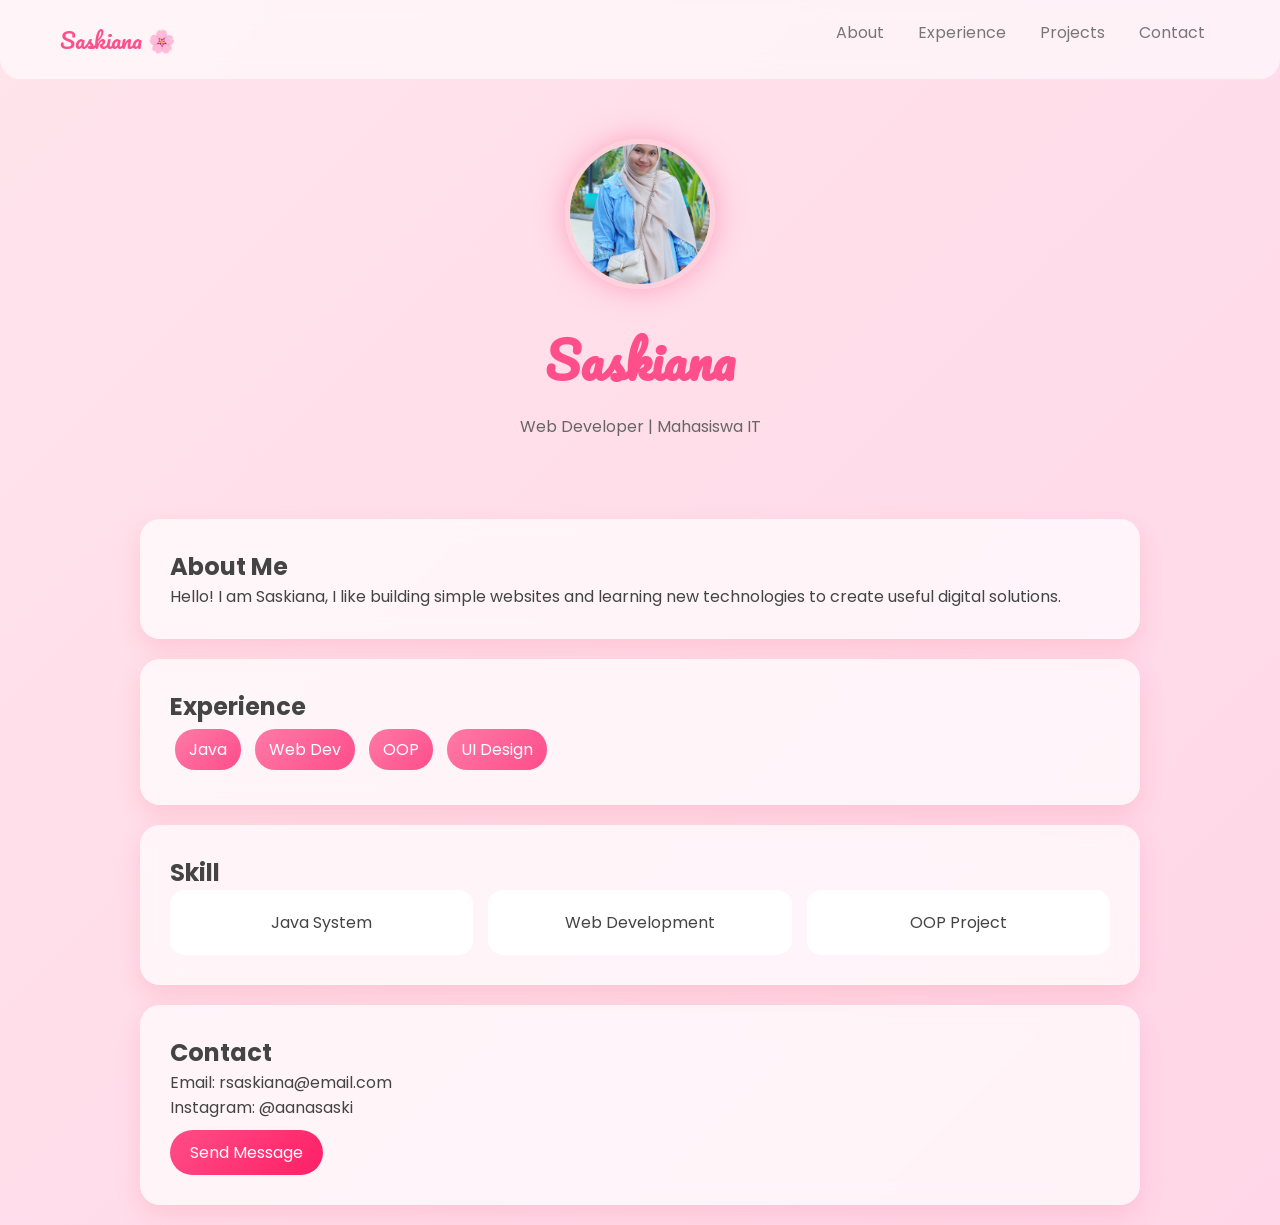
<file: index.html>
<!DOCTYPE html>
<html lang="id">
<head>
<meta charset="UTF-8">
<meta name="viewport" content="width=device-width, initial-scale=1.0">
<title>Portfolio Saskiana</title>

<link href="https://fonts.googleapis.com/css2?family=Poppins:wght@300;500;700&family=Pacifico&display=swap" rel="stylesheet">
<link rel="stylesheet" href="style.css">

</head>

<body>

<nav>
    <div class="logo">Saskiana   🌸</div>
    <div class="menu">
        <a href="#">About</a>
        <a href="#">Experience</a>
        <a href="#">Projects</a>
        <a href="#">Contact</a>
    </div>
</nav>

<section class="hero">
    <img src="fotoku.jpg">
    <h1>Saskiana</h1>
    <p>Web Developer | Mahasiswa IT</p>
    
</section>

<div class="container">

<div class="card">
    <h2 style="color: #444;">About Me</h2>
    <p>Hello! I am Saskiana, I like building simple websites and learning new technologies to create useful digital solutions.</p>
</div>

<div class="card">
    <h2>Experience</h2>
    <div class="exp">
        <span>Java</span>
        <span>Web Dev</span>
        <span>OOP</span>
        <span>UI Design</span>
    </div>
</div>

<div class="card">
    <h2>Skill</h2>
    <div class="project">
        <div>Java System</div>
        <div>Web Development</div>
        <div>OOP Project</div>
    </div>
</div>

<div class="card">
    <h2>Contact</h2>
    <p>Email: rsaskiana@email.com</p>
    <p>Instagram: @aanasaski</p>
    <a href="#" class="btn">Send Message</a>
</div>

</div>

</body>
</html>
</file>
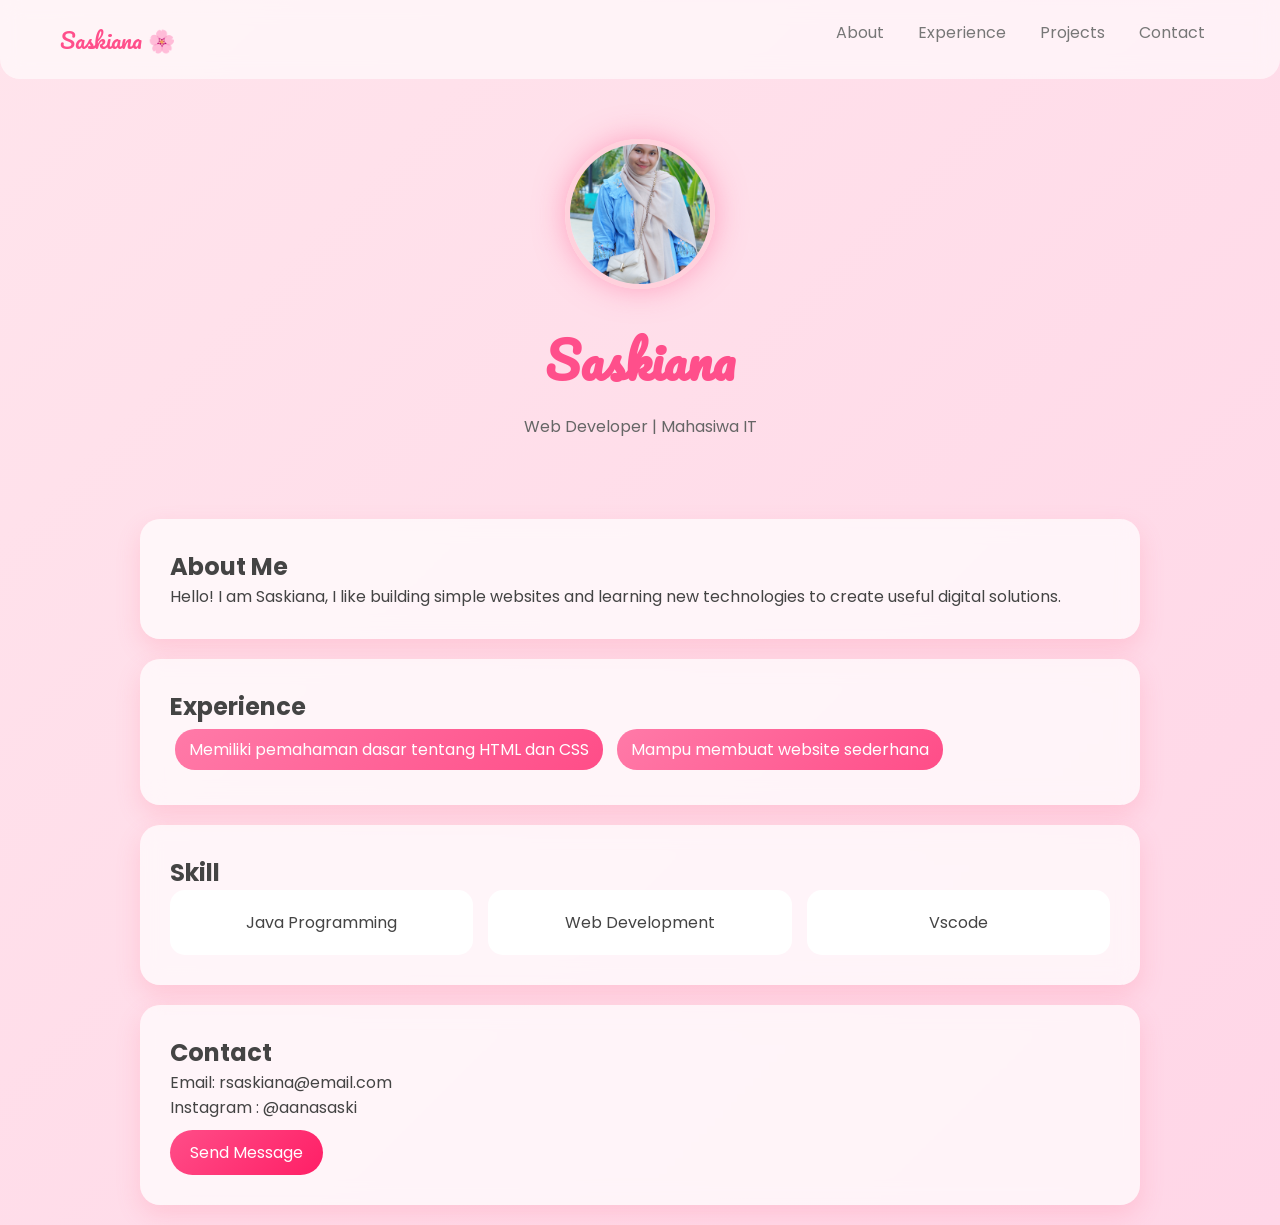
<file: Portofolio_Saskiana.html>
<!DOCTYPE html>
<html lang="id">
<head>
<meta charset="UTF-8">
<meta name="viewport" content="width=device-width, initial-scale=1.0">
<title>Portfolio Saskiana</title>

<link href="https://fonts.googleapis.com/css2?family=Poppins:wght@300;500;700&family=Pacifico&display=swap" rel="stylesheet">
<link rel="stylesheet" href="style.css">

</head>

<body>

<nav>
    <div class="logo">Saskiana   🌸</div>
    <div class="menu">
        <a href="#">About</a>
        <a href="#">Experience</a>
        <a href="#">Projects</a>
        <a href="#">Contact</a>
    </div>
</nav>

<section class="hero">
    <img src="fotoku.jpg">
    <h1>Saskiana</h1>
    <p>Web Developer | Mahasiwa IT</p>
</section>

<div class="container">

<div class="card">
    <h2 style="color: #444;">About Me</h2>
    <p>Hello! I am Saskiana, I like building simple websites and learning new technologies to create useful digital solutions.
</p>
</div>

<div class="card">
    <h2>Experience</h2>
    <div class="exp">
        <span>Memiliki pemahaman dasar tentang HTML dan CSS</span>
        <span>Mampu membuat website sederhana</span>
    </div>
</div>

<div class="card">
    <h2>Skill</h2>
    <div class="project">
        <div>Java Programming</div>
        <div>Web Development</div>
        <div>Vscode</div>
    </div>
</div>

<div class="card">
    <h2>Contact</h2>
    <p>Email: rsaskiana@email.com</p>
    <P>Instagram : @aanasaski</P>
    <a href="#" class="btn">Send Message</a>
</div>

</div>

</body>
</html>
</file>
<file: style.css>
*{
    margin:0;
    padding:0;
    box-sizing:border-box;
    font-family:'Poppins',sans-serif;
}

body{
    background: linear-gradient(135deg,#ffe4ec,#ffd6e7);
    color:#444;
}

/* NAVBAR */
nav{
    display:flex;
    justify-content:space-between;
    padding:20px 60px;
    background: rgba(255,255,255,0.6);
    backdrop-filter: blur(10px);
    border-radius: 0 0 20px 20px;
}

.logo{
    font-family:'Pacifico',cursive;
    color:#ff4f8b;
    font-size:22px;
}

.menu a{
    margin:0 15px;
    text-decoration:none;
    color:#777;
    position:relative;
    transition:0.3s;
}

.menu a::after{
    content:'';
    position:absolute;
    bottom:-5px;
    left:0;
    width:0%;
    height:2px;
    background:#ff4f8b;
    transition:0.3s;
}

.menu a:hover{
    color:#ff4f8b;
}

.menu a:hover::after{
    width:100%;
}

/* HERO */
.hero{
    text-align:center;
    padding:60px 20px;
}

.hero img{
    width:150px;
    height:150px;
    border-radius:50%;
    object-fit:cover;
    border:5px solid #ffd1dc;
    box-shadow:0 0 30px rgba(255,100,150,0.5);
    animation: float 3s ease-in-out infinite;
}

@keyframes float{
    0%{transform:translateY(0);}
    50%{transform:translateY(-10px);}
    100%{transform:translateY(0);}
}

.hero h1{
    font-family:'Pacifico',cursive;
    font-size:50px;
    color:#ff4f8b;
    margin-top:20px;
}

.hero p{
    margin-top:10px;
    color:#666;
}

/* CONTAINER */
.container{
    width:90%;
    max-width:1000px;
    margin:auto;
}

/* CARD */
.card{
    background: rgba(255,255,255,0.7);
    backdrop-filter: blur(10px);
    border-radius:20px;
    padding:30px;
    margin:20px 0;
    box-shadow:0 10px 25px rgba(255,105,135,0.2);
    transition:0.3s;
}

.card:hover{
    transform:translateY(-5px);
    box-shadow:0 20px 40px rgba(255,105,135,0.3);
}

/* EXPERIENCE */
.exp span{
    display:inline-block;
    padding:8px 14px;
    margin:5px;
    border-radius:20px;
    background:linear-gradient(135deg,#ff7aa8,#ff4d88);
    color:white;
    transition:0.3s;
}

.exp span:hover{
    transform:scale(1.1);
}

/* PROJECT */
.project{
    display:flex;
    justify-content:space-between;
    gap:15px;
    flex-wrap:wrap;
}

.project div{
    flex:1;
    min-width:200px;
    padding:20px;
    border-radius:15px;
    background:#fff;
    text-align:center;
    transition:0.3s;
}

.project div:hover{
    transform:translateY(-5px);
}

/* BUTTON */
.btn{
    display:inline-block;
    padding:10px 20px;
    border-radius:25px;
    background:linear-gradient(135deg,#ff4d88,#ff1f66);
    color:white;
    text-decoration:none;
    margin-top:10px;
}

.btn:hover{
    opacity:0.9;
}
</file>
